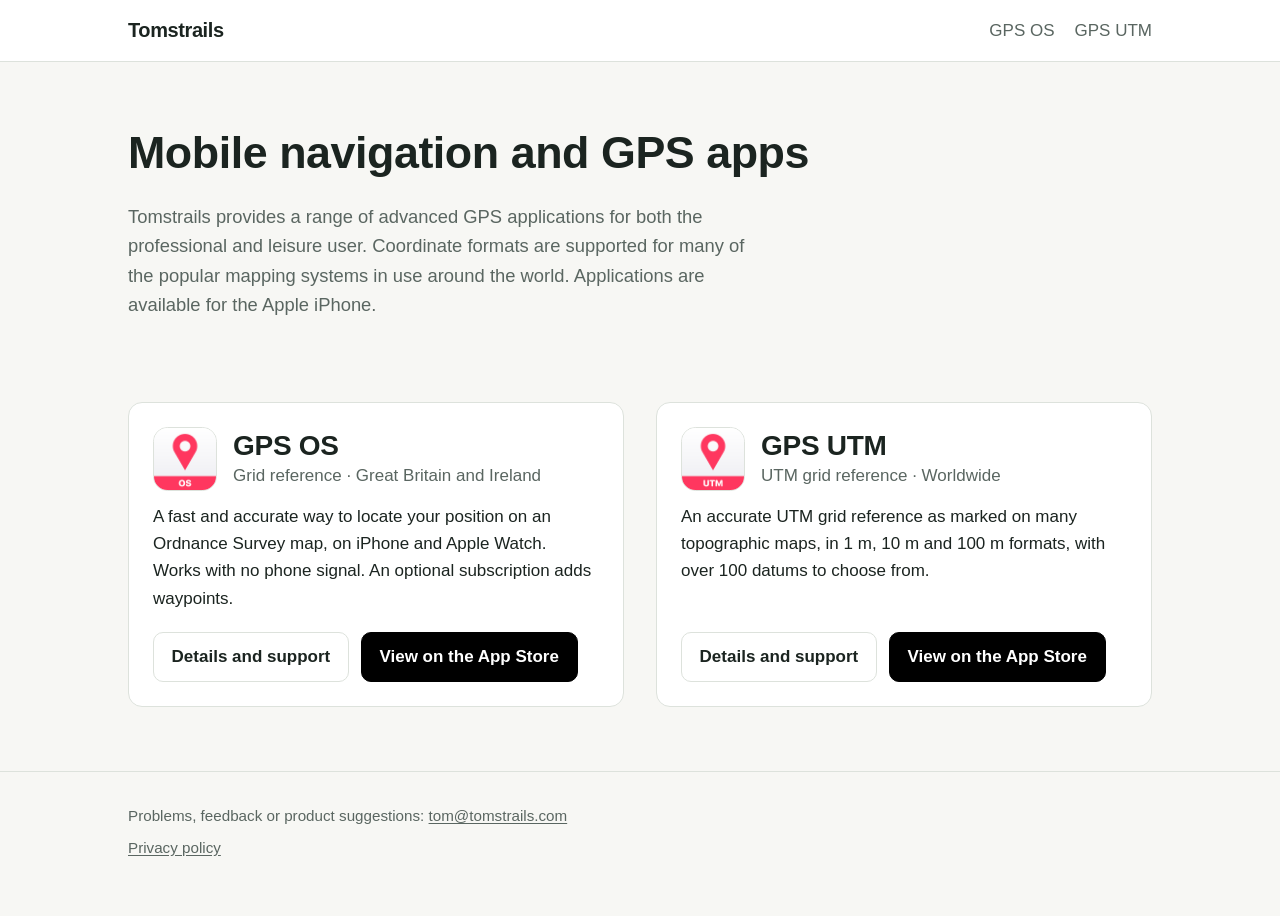
<file: index.html>
<!doctype html>
<html lang="en-GB">
<head>
  <meta charset="utf-8">
  <meta name="viewport" content="width=device-width, initial-scale=1">
  <title>Tomstrails — Mobile navigation and GPS apps</title>
  <meta name="description" content="GPS apps for iPhone: Ordnance Survey and UTM grid references that work offline, with no adverts and no tracking.">
  <link rel="canonical" href="https://www.tomstrails.com/">
  <meta name="theme-color" content="#ffffff" media="(prefers-color-scheme: light)">
  <meta name="theme-color" content="#1a211e" media="(prefers-color-scheme: dark)">
  <link rel="stylesheet" href="css/site.css">
</head>
<body>
  <a class="skip" href="#main">Skip to content</a>

  <header class="site-header">
    <div class="wrap">
      <a class="wordmark" href="index.html" aria-current="page">Tomstrails</a>
      <nav class="site-nav" aria-label="Main">
        <ul>
          <li><a href="gps-os.html">GPS OS</a></li>
          <li><a href="gps-utm.html">GPS UTM</a></li>
        </ul>
      </nav>
    </div>
  </header>

  <main id="main">
    <section class="section">
      <div class="wrap">
        <h1>Mobile navigation and GPS apps</h1>
        <p class="lead">Tomstrails provides a range of advanced GPS applications for both the professional and leisure user. Coordinate formats are supported for many of the popular mapping systems in use around the world. Applications are available for the Apple iPhone.</p>
      </div>
    </section>

    <section class="section" aria-label="Apps">
      <div class="wrap app-grid">

        <article class="app-card">
          <a class="app-id" href="gps-os.html">
            <img class="app-icon" src="images/gps-os/icon.png" alt="" width="64" height="64">
            <div>
              <h2>GPS OS</h2>
              <p class="subtitle">Grid reference · Great Britain and Ireland</p>
            </div>
          </a>
          <p>A fast and accurate way to locate your position on an Ordnance Survey map, on iPhone and Apple Watch. Works with no phone signal. An optional subscription adds waypoints.</p>
          <div class="actions">
            <a class="button" href="gps-os.html">Details and support</a>
            <a class="button store" href="https://apps.apple.com/app/id993436655">View on the App Store</a>
          </div>
        </article>

        <article class="app-card">
          <a class="app-id" href="gps-utm.html">
            <img class="app-icon" src="images/gps-utm/icon.png" alt="" width="64" height="64">
            <div>
              <h2>GPS UTM</h2>
              <p class="subtitle">UTM grid reference · Worldwide</p>
            </div>
          </a>
          <p>An accurate UTM grid reference as marked on many topographic maps, in 1&nbsp;m, 10&nbsp;m and 100&nbsp;m formats, with over 100 datums to choose from.</p>
          <div class="actions">
            <a class="button" href="gps-utm.html">Details and support</a>
            <a class="button store" href="https://apps.apple.com/app/id1004370364">View on the App Store</a>
          </div>
        </article>

      </div>
    </section>
  </main>

  <footer class="site-footer">
    <div class="wrap">
      <p>Problems, feedback or product suggestions: <a href="mailto:tom@tomstrails.com">tom@tomstrails.com</a></p>
      <p><a href="privacy.html">Privacy policy</a></p>
    </div>
  </footer>
</body>
</html>
</file>
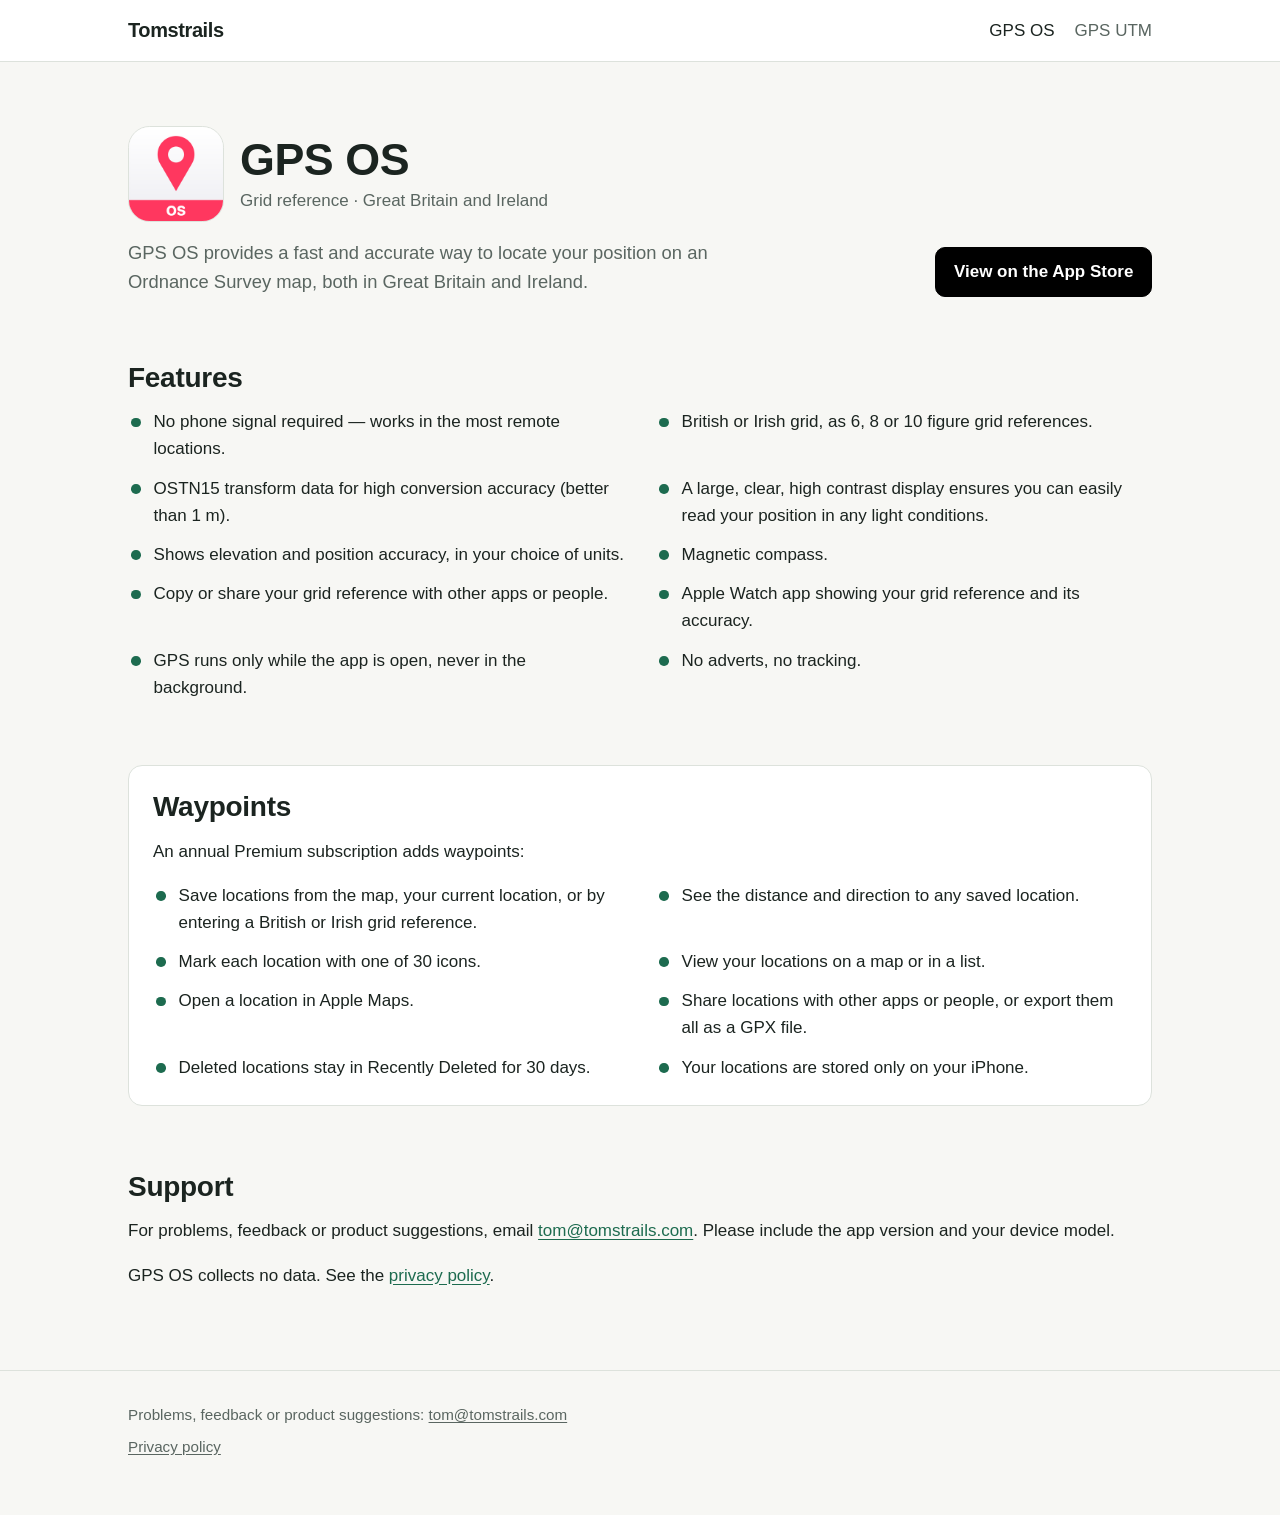
<file: gps-os.html>
<!doctype html>
<html lang="en-GB">
<head>
  <meta charset="utf-8">
  <meta name="viewport" content="width=device-width, initial-scale=1">
  <title>GPS OS Grid Reference — Tomstrails</title>
  <meta name="description" content="GPS OS shows your position as an Ordnance Survey grid reference in Great Britain and Ireland, on iPhone and Apple Watch. Works offline. Optional waypoints subscription.">
  <link rel="canonical" href="https://www.tomstrails.com/gps-os">
  <meta name="apple-itunes-app" content="app-id=993436655">
  <meta name="theme-color" content="#ffffff" media="(prefers-color-scheme: light)">
  <meta name="theme-color" content="#1a211e" media="(prefers-color-scheme: dark)">
  <link rel="stylesheet" href="css/site.css">
</head>
<body>
  <a class="skip" href="#main">Skip to content</a>

  <header class="site-header">
    <div class="wrap">
      <a class="wordmark" href="index.html">Tomstrails</a>
      <nav class="site-nav" aria-label="Main">
        <ul>
          <li><a href="gps-os.html" aria-current="page">GPS OS</a></li>
          <li><a href="gps-utm.html">GPS UTM</a></li>
        </ul>
      </nav>
    </div>
  </header>

  <main id="main">
    <section class="section">
      <div class="wrap app-hero">
        <div>
          <div class="app-id">
            <img class="app-icon large" src="images/gps-os/icon.png" alt="" width="96" height="96">
            <div>
              <h1>GPS OS</h1>
              <p class="subtitle">Grid reference · Great Britain and Ireland</p>
            </div>
          </div>
          <p class="lead">GPS OS provides a fast and accurate way to locate your position on an Ordnance Survey map, both in Great Britain and Ireland.</p>
        </div>
        <div class="actions">
          <a class="button store" href="https://apps.apple.com/app/id993436655">View on the App Store</a>
        </div>
      </div>
    </section>

    <section class="section" aria-labelledby="features">
      <div class="wrap">
        <h2 id="features">Features</h2>
        <ul class="features">
          <li>No phone signal required — works in the most remote locations.</li>
          <li>British or Irish grid, as 6, 8 or 10 figure grid references.</li>
          <li>OSTN15 transform data for high conversion accuracy (better than 1&nbsp;m).</li>
          <li>A large, clear, high contrast display ensures you can easily read your position in any light conditions.</li>
          <li>Shows elevation and position accuracy, in your choice of units.</li>
          <li>Magnetic compass.</li>
          <li>Copy or share your grid reference with other apps or people.</li>
          <li>Apple Watch app showing your grid reference and its accuracy.</li>
          <li>GPS runs only while the app is open, never in the background.</li>
          <li>No adverts, no tracking.</li>
        </ul>
      </div>
    </section>

    <section class="section" aria-labelledby="waypoints">
      <div class="wrap">
        <div class="panel">
          <h2 id="waypoints">Waypoints</h2>
          <p>An annual Premium subscription adds waypoints:</p>
          <ul class="features">
            <li>Save locations from the map, your current location, or by entering a British or Irish grid reference.</li>
            <li>See the distance and direction to any saved location.</li>
            <li>Mark each location with one of 30 icons.</li>
            <li>View your locations on a map or in a list.</li>
            <li>Open a location in Apple Maps.</li>
            <li>Share locations with other apps or people, or export them all as a GPX file.</li>
            <li>Deleted locations stay in Recently Deleted for 30 days.</li>
            <li>Your locations are stored only on your iPhone.</li>
          </ul>
        </div>
      </div>
    </section>

    <section class="section" aria-labelledby="support">
      <div class="wrap">
        <h2 id="support">Support</h2>
        <p>For problems, feedback or product suggestions, email <a href="mailto:tom@tomstrails.com?subject=GPS%20OS">tom@tomstrails.com</a>. Please include the app version and your device model.</p>
        <p>GPS OS collects no data. See the <a href="privacy.html">privacy policy</a>.</p>
      </div>
    </section>
  </main>

  <footer class="site-footer">
    <div class="wrap">
      <p>Problems, feedback or product suggestions: <a href="mailto:tom@tomstrails.com">tom@tomstrails.com</a></p>
      <p><a href="privacy.html">Privacy policy</a></p>
    </div>
  </footer>
</body>
</html>
</file>
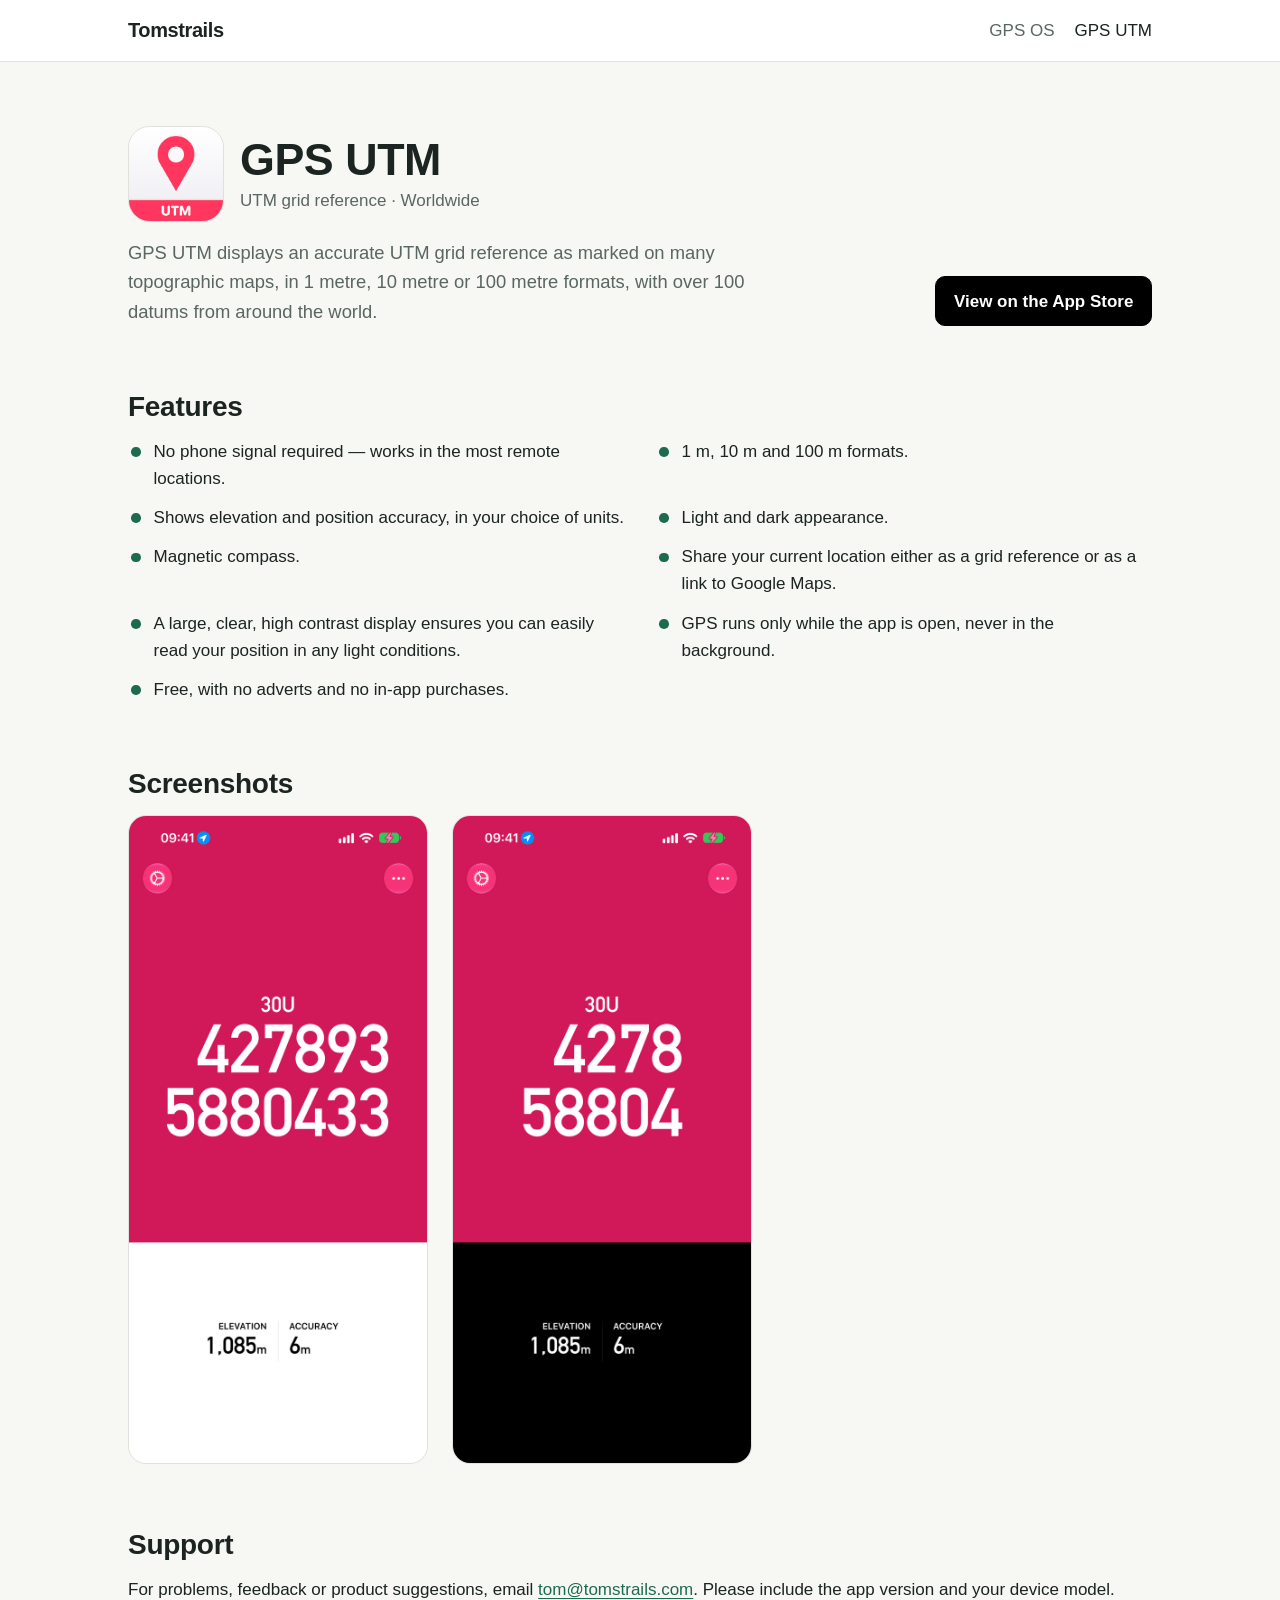
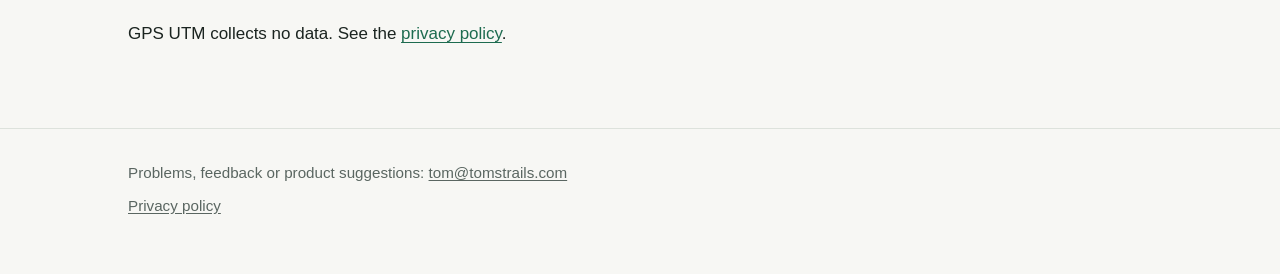
<file: gps-utm.html>
<!doctype html>
<html lang="en-GB">
<head>
  <meta charset="utf-8">
  <meta name="viewport" content="width=device-width, initial-scale=1">
  <title>GPS UTM Grid Reference — Tomstrails</title>
  <meta name="description" content="GPS UTM shows an accurate UTM grid reference as marked on many topographic maps, with over 100 datums. Works offline. Free, with no adverts.">
  <link rel="canonical" href="https://www.tomstrails.com/gps-utm">
  <meta name="apple-itunes-app" content="app-id=1004370364">
  <meta name="theme-color" content="#ffffff" media="(prefers-color-scheme: light)">
  <meta name="theme-color" content="#1a211e" media="(prefers-color-scheme: dark)">
  <link rel="stylesheet" href="css/site.css">
</head>
<body>
  <a class="skip" href="#main">Skip to content</a>

  <header class="site-header">
    <div class="wrap">
      <a class="wordmark" href="index.html">Tomstrails</a>
      <nav class="site-nav" aria-label="Main">
        <ul>
          <li><a href="gps-os.html">GPS OS</a></li>
          <li><a href="gps-utm.html" aria-current="page">GPS UTM</a></li>
        </ul>
      </nav>
    </div>
  </header>

  <main id="main">
    <section class="section">
      <div class="wrap app-hero">
        <div>
          <div class="app-id">
            <img class="app-icon large" src="images/gps-utm/icon.png" alt="" width="96" height="96">
            <div>
              <h1>GPS UTM</h1>
              <p class="subtitle">UTM grid reference · Worldwide</p>
            </div>
          </div>
          <p class="lead">GPS UTM displays an accurate UTM grid reference as marked on many topographic maps, in 1&nbsp;metre, 10&nbsp;metre or 100&nbsp;metre formats, with over 100 datums from around the world.</p>
        </div>
        <div class="actions">
          <a class="button store" href="https://apps.apple.com/app/id1004370364">View on the App Store</a>
        </div>
      </div>
    </section>

    <section class="section" aria-labelledby="features">
      <div class="wrap">
        <h2 id="features">Features</h2>
        <ul class="features">
          <li>No phone signal required — works in the most remote locations.</li>
          <li>1&nbsp;m, 10&nbsp;m and 100&nbsp;m formats.</li>
          <li>Shows elevation and position accuracy, in your choice of units.</li>
          <li>Light and dark appearance.</li>
          <li>Magnetic compass.</li>
          <li>Share your current location either as a grid reference or as a link to Google Maps.</li>
          <li>A large, clear, high contrast display ensures you can easily read your position in any light conditions.</li>
          <li>GPS runs only while the app is open, never in the background.</li>
          <li>Free, with no adverts and no in-app purchases.</li>
        </ul>
      </div>
    </section>

    <section class="section" aria-labelledby="screenshots">
      <div class="wrap">
        <h2 id="screenshots">Screenshots</h2>
        <ul class="shots">
          <li><img src="images/gps-utm/screen-1.png" width="660" height="1434" loading="lazy" alt="GPS UTM on the summit of Snowdon: zone 30U, 427893 east, 5880433 north in the full 1 metre format, with elevation 1,085 m and accuracy 6 m."></li>
          <li><img src="images/gps-utm/screen-2.png" width="660" height="1434" loading="lazy" alt="The same position in the compact 100 metre format, 4278 58804, in dark mode."></li>        </ul>
      </div>
    </section>

    <section class="section" aria-labelledby="support">
      <div class="wrap">
        <h2 id="support">Support</h2>
        <p>For problems, feedback or product suggestions, email <a href="mailto:tom@tomstrails.com?subject=GPS%20UTM">tom@tomstrails.com</a>. Please include the app version and your device model.</p>
        <p>GPS UTM collects no data. See the <a href="privacy.html">privacy policy</a>.</p>
      </div>
    </section>
  </main>

  <footer class="site-footer">
    <div class="wrap">
      <p>Problems, feedback or product suggestions: <a href="mailto:tom@tomstrails.com">tom@tomstrails.com</a></p>
      <p><a href="privacy.html">Privacy policy</a></p>
    </div>
  </footer>
</body>
</html>
</file>
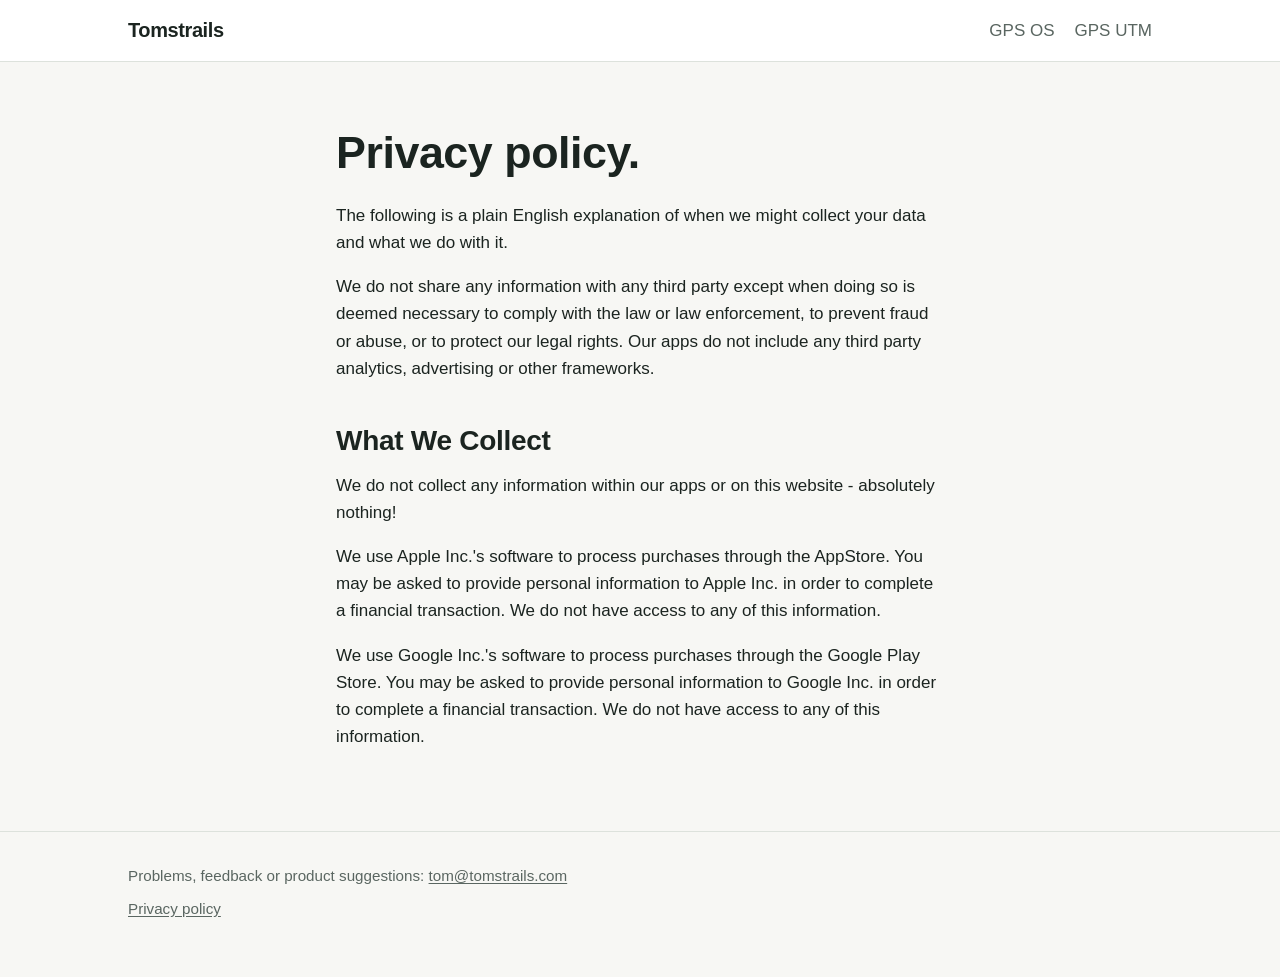
<file: privacy.html>
<!doctype html>
<html lang="en-GB">
<head>
  <meta charset="utf-8">
  <meta name="viewport" content="width=device-width, initial-scale=1">
  <title>Privacy — Tomstrails</title>
  <meta name="description" content="Tomstrails privacy policy: we do not collect any information within our apps or on this website.">
  <link rel="canonical" href="https://www.tomstrails.com/privacy">
  <meta name="theme-color" content="#ffffff" media="(prefers-color-scheme: light)">
  <meta name="theme-color" content="#1a211e" media="(prefers-color-scheme: dark)">
  <link rel="stylesheet" href="css/site.css">
</head>
<body>
  <a class="skip" href="#main">Skip to content</a>

  <header class="site-header">
    <div class="wrap">
      <a class="wordmark" href="index.html">Tomstrails</a>
      <nav class="site-nav" aria-label="Main">
        <ul>
          <li><a href="gps-os.html">GPS OS</a></li>
          <li><a href="gps-utm.html">GPS UTM</a></li>
        </ul>
      </nav>
    </div>
  </header>

  <main id="main">
    <section class="section">
      <div class="wrap prose">
        <!-- Policy text copied unchanged from the previous site (linked from App Store Connect). -->
        <h1>Privacy policy.</h1>

        <p>The following is a plain English explanation of when we might collect your data and what we do with it.</p>

        <p>We do not share any information with any third party except when doing so is deemed necessary to comply with the law or law enforcement, to prevent fraud or abuse, or to protect our legal rights. Our apps do not include any third party analytics, advertising or other frameworks.</p>

        <h2>What We Collect</h2>

        <p>We do not collect any information within our apps or on this website - absolutely nothing!</p>

        <p>We use Apple Inc.'s software to process purchases through the AppStore. You may be asked to provide personal information to Apple Inc. in order to complete a financial transaction. We do not have access to any of this information.</p>

        <p>We use Google Inc.'s software to process purchases through the Google Play Store. You may be asked to provide personal information to Google Inc. in order to complete a financial transaction. We do not have access to any of this information.</p>
      </div>
    </section>
  </main>

  <footer class="site-footer">
    <div class="wrap">
      <p>Problems, feedback or product suggestions: <a href="mailto:tom@tomstrails.com">tom@tomstrails.com</a></p>
      <p><a href="privacy.html">Privacy policy</a></p>
    </div>
  </footer>
</body>
</html>
</file>
<file: css/site.css>
/* Tomstrails — single stylesheet. No web fonts, no scripts, no external requests. */

:root {
  --bg: #f7f7f4;
  --surface: #ffffff;
  --text: #1b2420;
  --muted: #5a6661;
  --border: #dde2dc;
  --accent: #1d6b4f;
  --accent-text: #ffffff;
  --store-bg: #000000;
  --store-text: #ffffff;
  --radius: 14px;
  --wrap: 68rem;
  --gap: clamp(1rem, 3vw, 2rem);
  color-scheme: light dark;
}

@media (prefers-color-scheme: dark) {
  :root {
    --bg: #111614;
    --surface: #1a211e;
    --text: #e6ebe8;
    --muted: #9aa6a0;
    --border: #2c3632;
    --accent: #5cc49a;
    --accent-text: #0d1a14;
    --store-bg: #000000;
    --store-text: #ffffff;
  }
}

*,
*::before,
*::after { box-sizing: border-box; }

html {
  -webkit-text-size-adjust: 100%;
  text-size-adjust: 100%;
}

body {
  margin: 0;
  background: var(--bg);
  color: var(--text);
  font-family: -apple-system, BlinkMacSystemFont, "Segoe UI", Roboto, Helvetica, Arial, sans-serif;
  font-size: 1.0625rem;
  line-height: 1.6;
}

img { max-width: 100%; height: auto; display: block; }

a { color: var(--accent); text-underline-offset: 0.15em; }
a:hover { text-decoration-thickness: 2px; }
:focus-visible { outline: 3px solid var(--accent); outline-offset: 2px; border-radius: 4px; }

h1, h2, h3 { line-height: 1.2; margin: 0 0 0.5em; letter-spacing: -0.01em; }
h1 { font-size: clamp(1.9rem, 5vw, 2.8rem); }
h2 { font-size: clamp(1.35rem, 3vw, 1.75rem); }
h3 { font-size: 1.15rem; }
p { margin: 0 0 1em; }

.wrap {
  width: 100%;
  max-width: var(--wrap);
  margin: 0 auto;
  padding: 0 var(--gap);
}

.skip {
  position: absolute;
  left: -9999px;
}
.skip:focus {
  left: 1rem;
  top: 1rem;
  background: var(--surface);
  padding: 0.5rem 1rem;
  z-index: 10;
}

/* Header */

.site-header {
  border-bottom: 1px solid var(--border);
  background: var(--surface);
}
.site-header .wrap {
  display: flex;
  flex-wrap: wrap;
  align-items: center;
  justify-content: space-between;
  gap: 0.5rem 1.5rem;
  padding-top: 0.9rem;
  padding-bottom: 0.9rem;
}
.wordmark {
  font-weight: 700;
  font-size: 1.25rem;
  color: var(--text);
  text-decoration: none;
  letter-spacing: -0.02em;
}
.site-nav ul {
  display: flex;
  flex-wrap: wrap;
  gap: 0.25rem 1.25rem;
  list-style: none;
  margin: 0;
  padding: 0;
}
.site-nav a {
  color: var(--muted);
  text-decoration: none;
  font-weight: 500;
}
.site-nav a:hover,
.site-nav a[aria-current="page"] { color: var(--text); }

/* Sections */

main { display: block; }
.section { padding: clamp(2rem, 6vw, 4rem) 0; }
.section + .section { padding-top: 0; }
.lead { font-size: 1.15rem; color: var(--muted); max-width: 40rem; }

/* App cards (home page) */

.app-grid {
  display: grid;
  grid-template-columns: repeat(auto-fit, minmax(min(100%, 20rem), 1fr));
  gap: var(--gap);
}
.app-card {
  background: var(--surface);
  border: 1px solid var(--border);
  border-radius: var(--radius);
  padding: 1.5rem;
  display: flex;
  flex-direction: column;
  gap: 0.75rem;
}
.app-card p { margin: 0; }
.app-card .actions { margin-top: auto; padding-top: 0.5rem; }

.app-id {
  display: flex;
  align-items: center;
  gap: 1rem;
}
.app-id h2,
.app-id h1 { margin: 0; }
.app-id .subtitle { margin: 0; color: var(--muted); }

/* App icon — an <img> once the real icon is supplied; the .placeholder variant shows initials until then */
.app-icon {
  flex: none;
  width: 64px;
  height: 64px;
  border-radius: 22.5%;
  border: 1px solid var(--border);
  object-fit: cover;
}
.app-icon.large { width: 96px; height: 96px; }
.app-icon.placeholder {
  display: grid;
  place-items: center;
  background: var(--accent);
  color: var(--accent-text);
  font-weight: 700;
  font-size: 1.1rem;
}
.app-icon.large.placeholder { font-size: 1.5rem; }

/* Buttons */

.actions {
  display: flex;
  flex-wrap: wrap;
  gap: 0.75rem;
  align-items: center;
}
.button {
  display: inline-block;
  padding: 0.65rem 1.1rem;
  border-radius: 10px;
  font-weight: 600;
  text-decoration: none;
  border: 1px solid var(--border);
  color: var(--text);
  background: var(--surface);
}
.button:hover { border-color: var(--muted); }
.button.store {
  background: var(--store-bg);
  color: var(--store-text);
  border-color: var(--store-bg);
}
@media (prefers-color-scheme: dark) {
  .button.store { border-color: #a6a6a6; }
}

/* App page hero */

.app-hero {
  display: grid;
  gap: 1.25rem;
}
.app-hero .lead { margin: 1rem 0 0; }
@media (min-width: 700px) {
  .app-hero { grid-template-columns: 1fr auto; align-items: end; }
}

/* Feature list */

.features {
  list-style: none;
  margin: 0;
  padding: 0;
  display: grid;
  gap: 0.75rem 2rem;
}
@media (min-width: 700px) {
  .features { grid-template-columns: 1fr 1fr; }
}
.features li {
  padding-left: 1.6rem;
  position: relative;
}
.features li::before {
  content: "";
  position: absolute;
  left: 0.2rem;
  top: 0.55em;
  width: 0.6rem;
  height: 0.6rem;
  border-radius: 50%;
  background: var(--accent);
}

.panel {
  background: var(--surface);
  border: 1px solid var(--border);
  border-radius: var(--radius);
  padding: 1.5rem;
}
.panel > :last-child { margin-bottom: 0; }

/* Screenshots: stacked on phones, side by side once two fit */

.shots {
  display: grid;
  grid-template-columns: minmax(0, 320px);
  justify-content: center;
  gap: 1.5rem;
  margin: 0;
  padding: 0;
  list-style: none;
}
@media (min-width: 560px) {
  .shots {
    grid-template-columns: repeat(auto-fill, 240px);
    justify-content: start;
  }
}
@media (min-width: 900px) {
  .shots { grid-template-columns: repeat(auto-fill, 300px); }
}
.shots img,
.shots .placeholder {
  width: 100%;
  height: auto;
  border-radius: 18px;
  border: 1px solid var(--border);
}
.shots .placeholder {
  aspect-ratio: 9 / 19.5;
  display: grid;
  place-items: center;
  background: var(--surface);
  color: var(--muted);
  font-size: 0.9rem;
}

/* Prose pages (privacy) */

.prose { max-width: 42rem; }
.prose h2 { margin-top: 1.5em; }

/* Footer */

.site-footer {
  border-top: 1px solid var(--border);
  color: var(--muted);
  font-size: 0.95rem;
  padding: 2rem 0 3rem;
}
.site-footer p { margin: 0 0 0.5rem; }
.site-footer a { color: var(--muted); }

/* Clickable app name and icon on the home page cards */
a.app-id {
  color: inherit;
  text-decoration: none;
  border-radius: 8px;
}
a.app-id:hover h2 {
  text-decoration: underline;
  text-underline-offset: 0.15em;
}
</file>
